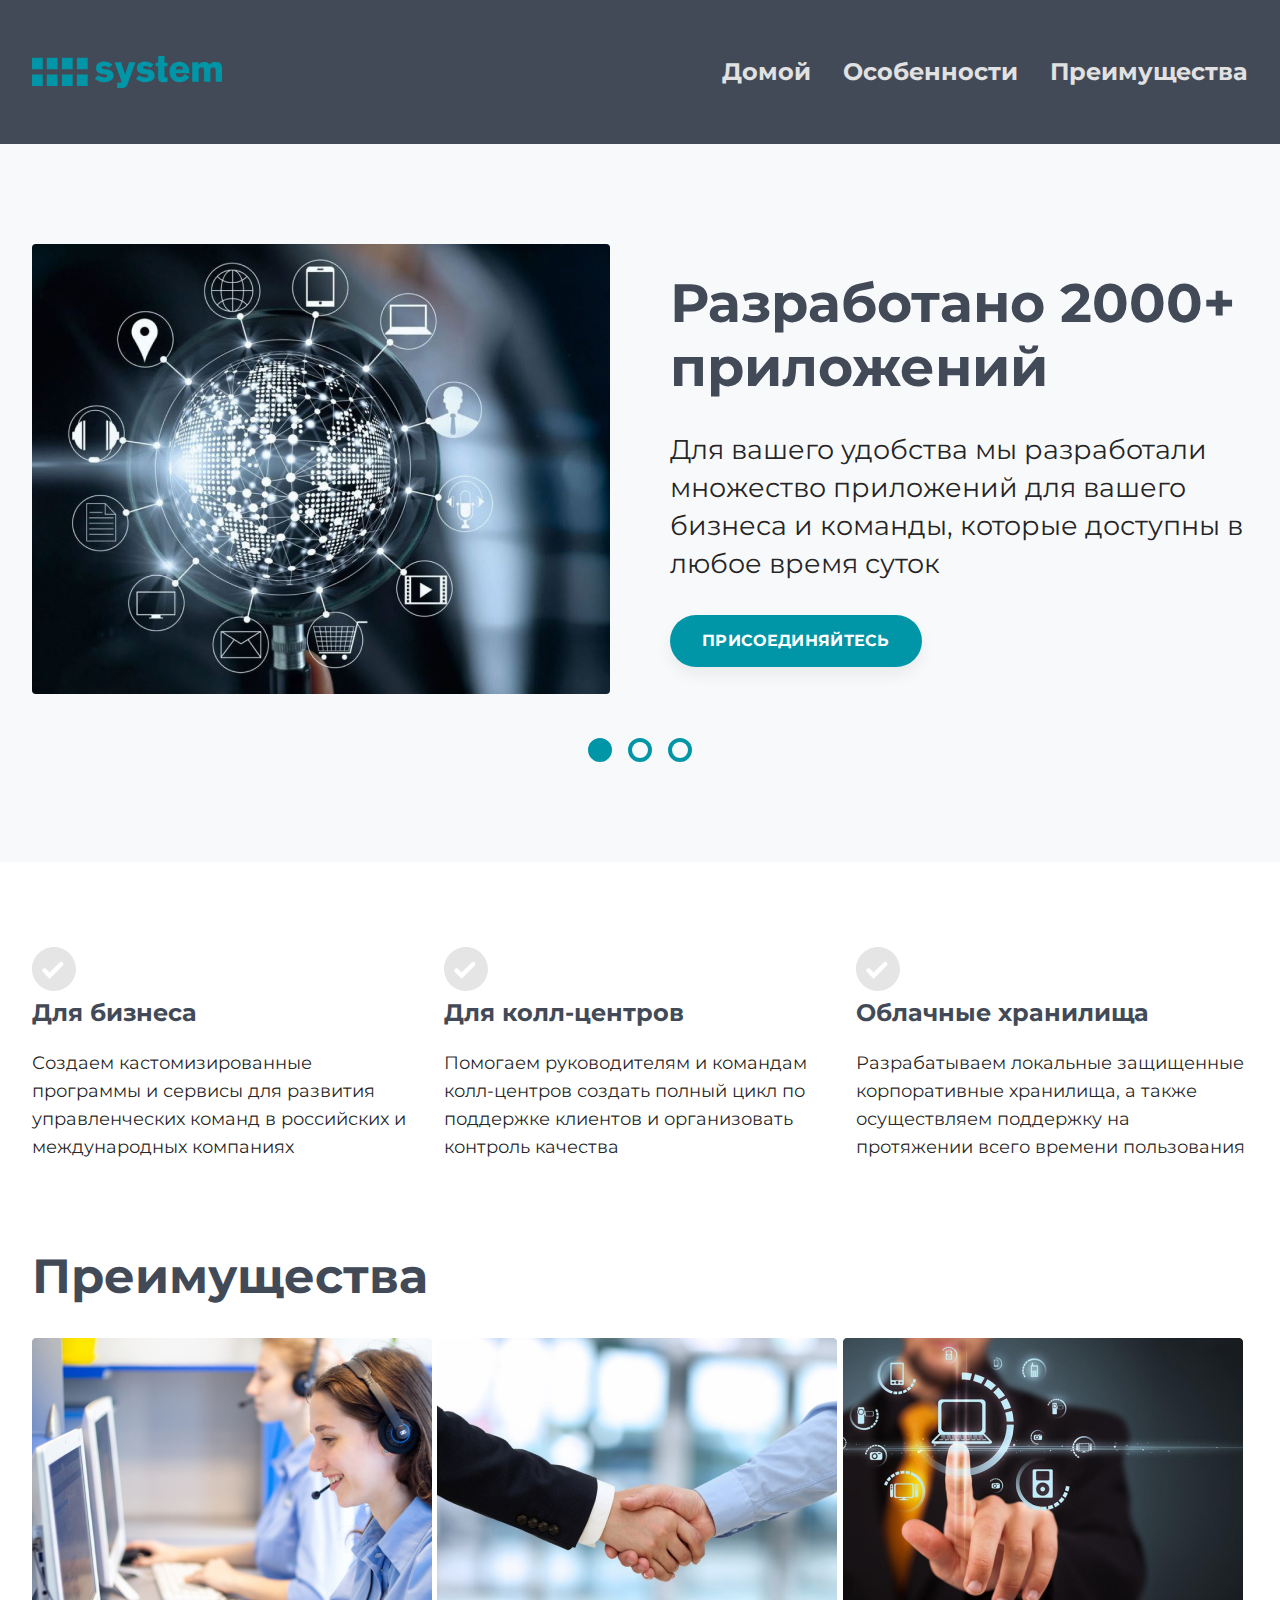
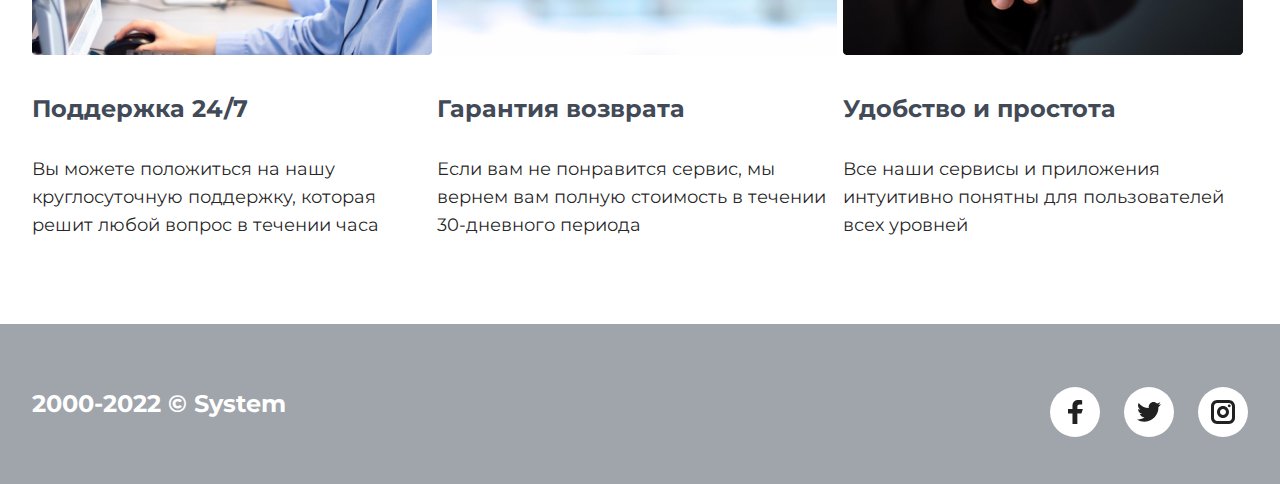
<file: index.html>
<!DOCTYPE html>
<html lang="ru">
<head>
    <meta charset="UTF-8">
    <meta http-equiv="X-UA-Compatible" content="IE=edge">
    <meta name="viewport" content="width=device-width, initial-scale=1.0">
    <title>Интенсив</title>
    <link rel="stylesheet" href="css/reset.css">
    <link rel="stylesheet" href="css/style.css">
    <link rel="preconnect" href="https://fonts.googleapis.com">
    <link rel="preconnect" href="https://fonts.gstatic.com" crossorigin>
    <link href="https://fonts.googleapis.com/css2?family=Montserrat:wght@400;700&family=Open+Sans:ital,wght@0,400;0,700;1,400;1,700&family=Raleway:wght@400;700&display=swap" rel="stylesheet">
</head>
<body>
    <!--SVG-->
        <svg style="display: none;">
            <symbol id="facebook" viewBox="0 0 50 50">
                <g>
                    <path d="M22.5006 37L22.4665 26.5H18V22H22.4665V19C22.4665 14.9512 24.955 13 28.5399 13C30.2571 13 31.7329 13.1288 32.163 13.1864V17.4176L29.6767 17.4187C27.7271 17.4187 27.3496 18.3521 27.3496 19.7219V22H32.8882L31.3994 26.5H27.3496V37H22.5006Z" fill="black" fill-opacity="0.87"/>
                </g>
            </symbol>
            <symbol id="twitter" viewBox="0 0 50 50">
                <g>
                    <path d="M37 17.2669C36.1 17.7203 35.2 17.8714 34.15 18.0225C35.2 17.418 35.95 16.5113 36.25 15.3023C35.35 15.9068 34.3 16.209 33.1 16.5113C32.2 15.6045 30.85 15 29.5 15C26.95 15 24.7 17.2669 24.7 19.9872C24.7 20.4406 24.7 20.7428 24.85 21.0451C20.8 20.8939 17.05 18.9293 14.65 15.9068C14.2 16.6624 14.05 17.418 14.05 18.4759C14.05 20.1383 14.95 21.6496 16.3 22.5563C15.55 22.5563 14.8 22.2541 14.05 21.9518C14.05 24.3699 15.7 26.3345 17.95 26.7879C17.5 26.939 17.05 26.939 16.6 26.939C16.3 26.939 16 26.939 15.7 26.7879C16.3 28.7525 18.1 30.2638 20.35 30.2638C18.7 31.6239 16.6 32.3796 14.2 32.3796C13.75 32.3796 13.45 32.3796 13 32.3796C15.25 33.7397 17.8 34.6465 20.5 34.6465C29.5 34.6465 34.45 27.0901 34.45 20.5917C34.45 20.4406 34.45 20.1383 34.45 19.9872C35.5 19.2315 36.4 18.3248 37 17.2669Z" fill="black" fill-opacity="0.87"/>
                </g>
            </symbol>
            <symbol id="instagram" viewBox="0 0 50 50">
                <g>
                    <path d="M31.2175 20.2779C32.0128 20.2779 32.6575 19.6332 32.6575 18.8379C32.6575 18.0427 32.0128 17.3979 31.2175 17.3979C30.4222 17.3979 29.7775 18.0427 29.7775 18.8379C29.7775 19.6332 30.4222 20.2779 31.2175 20.2779Z" fill="black" fill-opacity="0.87"/>
                    <path fill-rule="evenodd" clip-rule="evenodd" d="M19 25C19 28.309 21.691 31 25 31C28.309 31 31 28.309 31 25C31 21.691 28.309 19 25 19C21.691 19 19 21.691 19 25ZM22 25C22 23.3455 23.3455 22 25 22C26.6545 22 28 23.3455 28 25C28 26.6545 26.6545 28 25 28C23.3455 28 22 26.6545 22 25Z" fill="black" fill-opacity="0.87"/>
                    <path fill-rule="evenodd" clip-rule="evenodd" d="M19 37H31C34.084 37 37 34.084 37 31V19C37 15.916 34.084 13 31 13H19C15.916 13 13 15.916 13 19V31C13 34.084 15.916 37 19 37ZM16 19C16 17.5975 17.5975 16 19 16H31C32.4025 16 34 17.5975 34 19V31C34 32.4025 32.4025 34 31 34H19C17.5705 34 16 32.4295 16 31V19Z" fill="black" fill-opacity="0.87"/>
                </g>
            </symbol>
        </svg>
    <div class="app" id="app">
        <header class="app__header header">
            <div class="header__container container">
                <a href="/" class="header__logo">
                    <img src="img/Vector.svg" alt="SYSTEM" width="190" height="32" class="header__logo"/>
                </a>
                <nav class="header__menu">
                    <ul class="header__menu-list">
                        <li class="header__menu-item">
                            <a href="#app" class="header__menu-link">
                                Домой
                            </a> 
                        </li>
                        <li class="header__menu-item">
                            <a href="#features" class="header__menu-link">
                                Особенности
                            </a> 
                        </li>
                        <li class="header__menu-item">
                            <a href="#benefits" class="header__menu-link">
                                Преимущества
                            </a> 
                        </li>
                    </ul>
                </nav>
            </div>
        </header>
        <main class="app__main">
            <section class="hero">
                <div class="hero__container container">
                   <div class="hero__content">
                        <figure class="hero__figure">
                            <img src="img/hero_1.jpg" alt="Разработано 2000+ приложений" class="hero__image"/>
                        </figure>
                        <div class="hero__text">
                            <h1 class="hero__title">Разработано 2000+ приложений</h1>
                            <div class="hero__subtitle">Для вашего удобства мы разработали множество приложений для вашего бизнеса и команды, которые доступны 
                                в любое время суток</div>
                            <button class="hero__button">Присоединяйтесь</button>
                        </div>
                   </div>
                   <div class="hero__dots">
                        <span class="hero__dot active"></span>
                        <span class="hero__dot"></span>
                        <span class="hero__dot"></span>
                   </div> 
                </div>
            </section>
            <section class="features" id="features">
                <div class="features__container container">
                    <div class="features__list">
                        <div class="features__item">
                            <img src="img/check.svg" alt="check" width="44" height="44" class="features__item-icon"/>
                            <div class="features__item-content">
                                <h3 class="features__item-title">
                                    Для бизнеса
                                </h3>
                                <p class="features__item-caption">
                                    Создаем кастомизированные программы и сервисы
                                    для развития управленческих команд в российских и
                                    международных компаниях
                                </p>
                            </div>
                        </div>
                        <div class="features__item">
                            <img src="img/check.svg" alt="check" width="44" height="44" class="features__item-icon"/>
                            <div class="features__item-content">
                                <h3 class="features__item-title">
                                    Для колл-центров
                                </h3>
                                <p class="features__item-caption">
                                    Помогаем руководителям и командам колл-центров создать полный цикл по поддержке клиентов и
                                    организовать контроль качества
                                </p>
                            </div>
                        </div>
                        <div class="features__item">
                            <img src="img/check.svg" alt="check" width="44" height="44"  class="features__item-icon"/>
                            <div class="features__item-content">
                                <h3 class="features__item-title">
                                    Облачные хранилища
                                </h3>
                                <p class="features__item-caption">
                                    Разрабатываем локальные защищенные
                                    корпоративные хранилища, а также осуществляем
                                    поддержку на протяжении всего времени
                                    пользования
                                </p>
                            </div>
                        </div>
                    </div>
                </div>
            </section>
            <section class="benefits" id="benefits">
                <div class="benefits__container container">
                    <h2 class="benefits__title">
                        Преимущества
                    </h2>
                    <div class="benefits__list">
                        <div class="benefits__item">
                            <figure class="benefits__figure">
                                <img src="img/Big Img_1.png" alt="Поддержка 24/7" width="400" height="317" class="benefits__item-icon"/>
                            </figure>
                            <div class="benefits__item-content">
                                <h3 class="benefits__item-title">
                                    Поддержка 24/7
                                </h3>
                                <p class="benefits__item-caption">
                                    Вы можете положиться на нашу круглосуточную
                                    поддержку, которая решит любой вопрос в течении часа
                                </p>
                            </div> 
                        </div>
                        <div class="benefits__item">
                            <figure class="benefits__figure">
                                <img src="img/Big Img_2.png" alt="Гарантия возврата" width="400" height="317" class="benefits__item-icon"/>
                            </figure>
                            <div class="benefits__item-content">
                                <h3 class="benefits__item-title">
                                    Гарантия возврата
                                </h3>
                                <p class="benefits__item-caption">
                                    Если вам не понравится сервис, мы вернем вам
                                    полную стоимость в течении 30-дневного периода
                                </p>
                            </div> 
                        </div>
                        <div class="benefits__item">
                            <figure class="benefits__figure">
                                <img src="img/Big Img_3.png" alt="Удобство и простота" width="400" height="317" class="benefits__item-icon"/>
                            </figure>
                            <div class="benefits__item-content">
                                <h3 class="benefits__item-title">
                                    Удобство и простота
                                </h3>
                                <p class="benefits__item-caption">
                                    Все наши сервисы и приложения интуитивно понятны
                                    для пользователей всех уровней  
                                </p>
                            </div> 
                        </div>
                    </div>
                </div>
            </section>
        </main>
        <footer class="app__footer footer">
            <div class="footer__container container">
                <div class="footer__copyright">
                    2000-2022 © System
                </div>
                <div class="footer__icons">
                    <ul class="footer__menu">
                        <li class="footer__menu-list">
                            <a href="/" class="footer__menu-item">
                                <img src="img/social=facebook.svg" alt="facebook" class="footer__menu-item"/>
                            </a>
                        </li>
                        <li class="footer__menu-list">
                            <a href="/" class="footer__menu-item">
                                <img src="img/social=twitter.svg" alt="twitter" class="footer__menu-item"/>
                            </a>
                        </li>
                        <li class="footer__menu-list">
                            <a href="/" class="footer__menu-item">
                                <img src="img/social=instagram.svg" alt="instagram" class="footer__menu-item"/>
                            </a>
                        </li>
                    </ul>
                </div>
            </div>
        </footer>
    </div>
    </div>  

    <script type="text/javascript" src="app.js"></script> 
</body>

</html>
</file>
<file: css/style.css>
*
{
    box-sizing: border-box;
}

html,body
{
    font-family: 'Montserrat', sans-serif;
    color: rgba(0, 0, 0, 0.87);
    background: #FFFFFF;
    height: 100%;
}

header
{
    position: sticky;
    top: 0;
    left: 0;
}

.app
{
    min-height: 100%;
    display: flex;
    flex-direction: column;
}

.app__main
{
    flex: 1 1 auto;
}

section
{
    margin-bottom: 85px;
}

p
{
    font-size: 18px;
    line-height: 28px;
}

img
{
    display: block;
    max-width: 100%;
    height: auto;
}

.container
{
    width: 100%;
    padding: 0 100px;
    margin: 0 auto;
}

@media (max-width: 1440px)
{
    .container
    {
        padding: 0 32px;
    }
}

@media (max-width: 768px)
{
    .container
    {
        padding: 0 16px;
    }
}

.header
{
    background:#424A57;
    padding: 50px 0;
    
}

.header__container
{
    display: flex;
    justify-content: space-between;
    align-items: center;
}

.header__nav
{
    align-items: center;
}

.header__logo
{
    flex-shrink: 0;
}

.header__menu-list
{
    display: flex;
}

.header__menu-link
{
    margin-left: 32px;
    font-weight: 700;
    font-size: 24px;
    line-height: 44px;
    color: #E1E1E1;
    text-decoration: none;
}

.header__menu-link:hover
{
    color:#0096A7;
    transition: color 0.15s;
}

.footer
{
    background:rgba(66, 74, 87, 0.5);
    padding: 47px 0;
}

.footer__container
{
    display: flex;
    justify-content: space-between;
    align-items: center;
}

.footer__copyright
{
    font-weight: 700;
    font-size: 24px;
    line-height: 44px;
    color: #FFFFFF;
}

.footer__menu
{
    display: flex;
}

.footer__menu-item
{
    margin-left: 24px;
}

.hero
{
    padding: 100px 0;
    background: rgba(246, 248, 251, 0.9);
}

.hero__content
{
    display: flex;
    align-items: center;
}

.hero__figure
{
    width: 50%;
    height: 450px;
    margin-right: 60px;
    background: #D9D9D9;
    border-radius: 4px;
}

.hero__image
{
    width: 100%;
    height: 100%;
    object-fit: cover;
    object-position: 50% 50%;
    border-radius: 4px;
}

.hero__text
{
    width: 50%;
}

.hero__title
{
    font-weight: 700;
    font-size: 54px;
    line-height: 64px;
    color: #424A57;
}

.hero__subtitle
{
    margin-top: 32px;
    font-weight: 400;
    font-size: 27px;
    line-height: 38px;
    color: rgba(0, 0, 0, 0.87);
}

.hero__button
{
    margin-top: 32px;
    padding: 16px 32px;
    display: inline-flex;
    justify-content: center;
    align-items: center;
    background-color: #0096A7;
    box-shadow: 0px 8px 16px rgba(0, 0, 0, 0.06);
    border-radius: 50px;
    border: none;
    font-family: inherit;
    font-weight: 700;
    font-size: 16px;
    line-height: 20px;
    text-align: center;
    letter-spacing: 0.02em;
    text-transform: uppercase;
    color: #FFFFFF;
    cursor: pointer;
    transition: background-color 0.15s;
}

.hero__button:hover
{
    background-color: #30afbd;
}

.hero__button:active
{
    background-color: #057986;
}

.hero__dots
{
    display: flex;
    justify-content: center;
    margin-top: 44px;
}

.hero__dot
{
    margin: 0 8px;
    width: 24px;
    height: 24px;
    border-radius: 50%;
    border: 4px solid #0096A7;
    cursor: pointer;
    transition: background-color 0.15s;
}

.hero__dot.active,
.hero__dot:hover
{
    background:  #0096A7;
}

@media (max-width: 1024px)
{
    .hero
    {
        padding: 64px 0;
    }

    .hero__content
    {
        display: block;
        align-items: center;
    }

    .hero__figure
    {
        width: auto;
        margin-right: 0px;
        margin-bottom: 32px;
    }

    .hero__text
    {
        width: auto;
    }
}

@media (max-width: 768px)
{
    .hero__content
    {
        text-align:  center;
    }
  
    .hero__figure
    {
        margin-left: -16px;
        margin-right: -16px;
    }

    .hero__title
    {
        font-size: 36x;
        line-height: 44px;
        color: #424A57;
    }
    
    .hero__subtitle
    {
        margin-top: 16px;
        font-size: 18px;
        line-height: 24px;
    }

    .hero
    {
        padding: 50px 0 5px 0;
    }
}

.features__list
{
    display: flex;
    align-items: center;
}

.features__item
{
    width: calc(100%/3);
    display: flex;
    flex-direction: column;
    align-items: flex-start;
}

.features__item + .features__item
{
    margin-left: 20px;
}

.features__item-icon
{
    flex-shrink: 0;
    margin-right: 16px;
}

.features__item-title
{
    margin-bottom: 14px;
    font-weight: 700;
    font-size: 24px;
    line-height: 44px;
    color: #424A57; 
}

.features__item-subtitle
{
    font-weight: 400;
    font-size: 18px;
    line-height: 28px;
    color: rgba(0, 0, 0, 0.87); 
}

@media (max-width: 1024px)
{
    .features__list
    {
        display: flex;
        flex-wrap: wrap;
        text-align: center;
    }
  
    .features__item
    {
        width: auto;
        display: flex;
        align-items: center;
    }

    .features__item-icon
    {
        flex-shrink: 0;
        margin-right: 6px;
    }
}

.benefits__title
{
    margin-bottom: 32px;
    font-weight: 700;
    font-size: 48px;
    line-height: 60px;
    display: flex;
    align-items: center;
    color: #424A57;
}

.benefits__list
{
    display: flex;
    align-items: center;
}

.benefits__item
{
    width: calc(100%/3);
}

.benefits__item-icon
{
    flex-shrink: 0;
    margin-bottom: 32px;
}

.benefits__item-title
{
    font-weight: 700;
    font-size: 24px;
    line-height: 44px;
    color: #424A57;
    margin-bottom: 24px;
}

.benefits__item-subtitle
{
    font-weight: 400;
    font-size: 18px;
    line-height: 28px; 
    color: rgba(0, 0, 0, 0.87);
    margin-bottom: 85px;
}

@media (max-width: 1024px)
{
    .benefits__list
    {
        display: flex;
        flex-wrap: wrap;
        text-align: center;
    }
  
    .benefits__item
    {
        width: auto;
        display: flex;
        flex-direction: column;
        align-items: center;
    }

    .benefits__item-caption
    {
        margin-bottom: 16px;
    }
}
</file>
